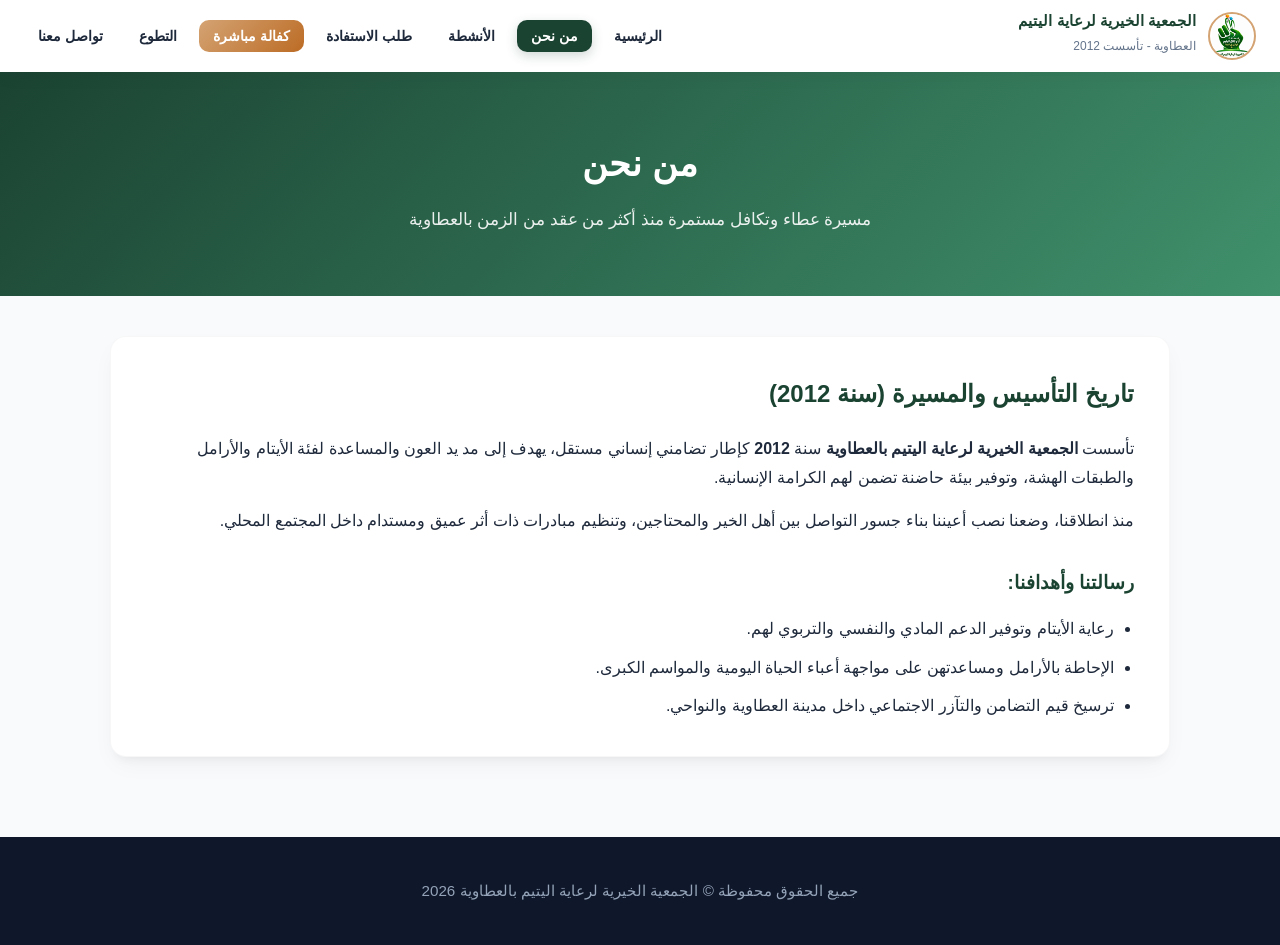
<file: about.html>
<!DOCTYPE html>
<html lang="ar" dir="rtl">
<head>
    <meta charset="UTF-8">
    <meta name="viewport" content="width=device-width, initial-scale=1.0">
    <title>من نحن - الجمعية الخيرية لرعاية اليتيم بالعطاوية</title>
    <link rel="stylesheet" href="style.css">
</head>
<body>
    <header>
        <div class="nav-container">
            <a href="index.html" class="logo-area">
                <img src="yatim.png" alt="شعار الجمعية" class="logo-img">
                <div class="logo-text">
                    <h2>الجمعية الخيرية لرعاية اليتيم</h2>
                    <span>العطاوية - تأسست 2012</span>
                </div>
            </a>
            <button class="menu-toggle" id="menuToggle" aria-label="القائمة"><span></span><span></span><span></span></button>
            <nav id="navMenu">
                <ul>
                    <li><a href="index.html">الرئيسية</a></li>
                    <li><a href="about.html" class="active">من نحن</a></li>
                    <li><a href="activities.html">الأنشطة</a></li>
                    <li><a href="benefit.html">طلب الاستفادة</a></li>
                    <li><a href="sponsorship.html" class="nav-cta">كفالة مباشرة</a></li>
                    <li><a href="volunteer.html">التطوع</a></li>
                    <li><a href="contact.html">تواصل معنا</a></li>
                </ul>
            </nav>
        </div>
    </header>

    <div class="page-header">
        <h1>من نحن</h1>
        <p>مسيرة عطاء وتكافل مستمرة منذ أكثر من عقد من الزمن بالعطاوية</p>
    </div>

    <div class="wrapper">
        <div class="card-box">
            <h2 style="color: var(--primary); margin-bottom: 20px;">تاريخ التأسيس والمسيرة (سنة 2012)</h2>
            <p style="margin-bottom: 15px;">تأسست <strong>الجمعية الخيرية لرعاية اليتيم بالعطاوية</strong> سنة <strong>2012</strong> كإطار تضامني إنساني مستقل، يهدف إلى مد يد العون والمساعدة لفئة الأيتام والأرامل والطبقات الهشة، وتوفير بيئة حاضنة تضمن لهم الكرامة الإنسانية.</p>
            <p style="margin-bottom: 15px;">منذ انطلاقنا، وضعنا نصب أعيننا بناء جسور التواصل بين أهل الخير والمحتاجين، وتنظيم مبادرات ذات أثر عميق ومستدام داخل المجتمع المحلي.</p>
            <h3 style="color: var(--primary); margin: 30px 0 15px 0;">رسالتنا وأهدافنا:</h3>
            <ul style="list-style-type: disc; padding-right: 20px; color: var(--text-dark); display: flex; flex-direction: column; gap: 10px;">
                <li>رعاية الأيتام وتوفير الدعم المادي والنفسي والتربوي لهم.</li>
                <li>الإحاطة بالأرامل ومساعدتهن على مواجهة أعباء الحياة اليومية والمواسم الكبرى.</li>
                <li>ترسيخ قيم التضامن والتآزر الاجتماعي داخل مدينة العطاوية والنواحي.</li>
            </ul>
        </div>
    </div>

    <footer><p>جميع الحقوق محفوظة © الجمعية الخيرية لرعاية اليتيم بالعطاوية 2026</p></footer>
    <script>
        const m = document.getElementById('menuToggle'), n = document.getElementById('navMenu');
        m.addEventListener('click', () => n.classList.toggle('active'));
        document.querySelectorAll('nav ul li a').forEach(l => l.addEventListener('click', () => n.classList.remove('active')));
    </script>
</body>
</html>
</file>
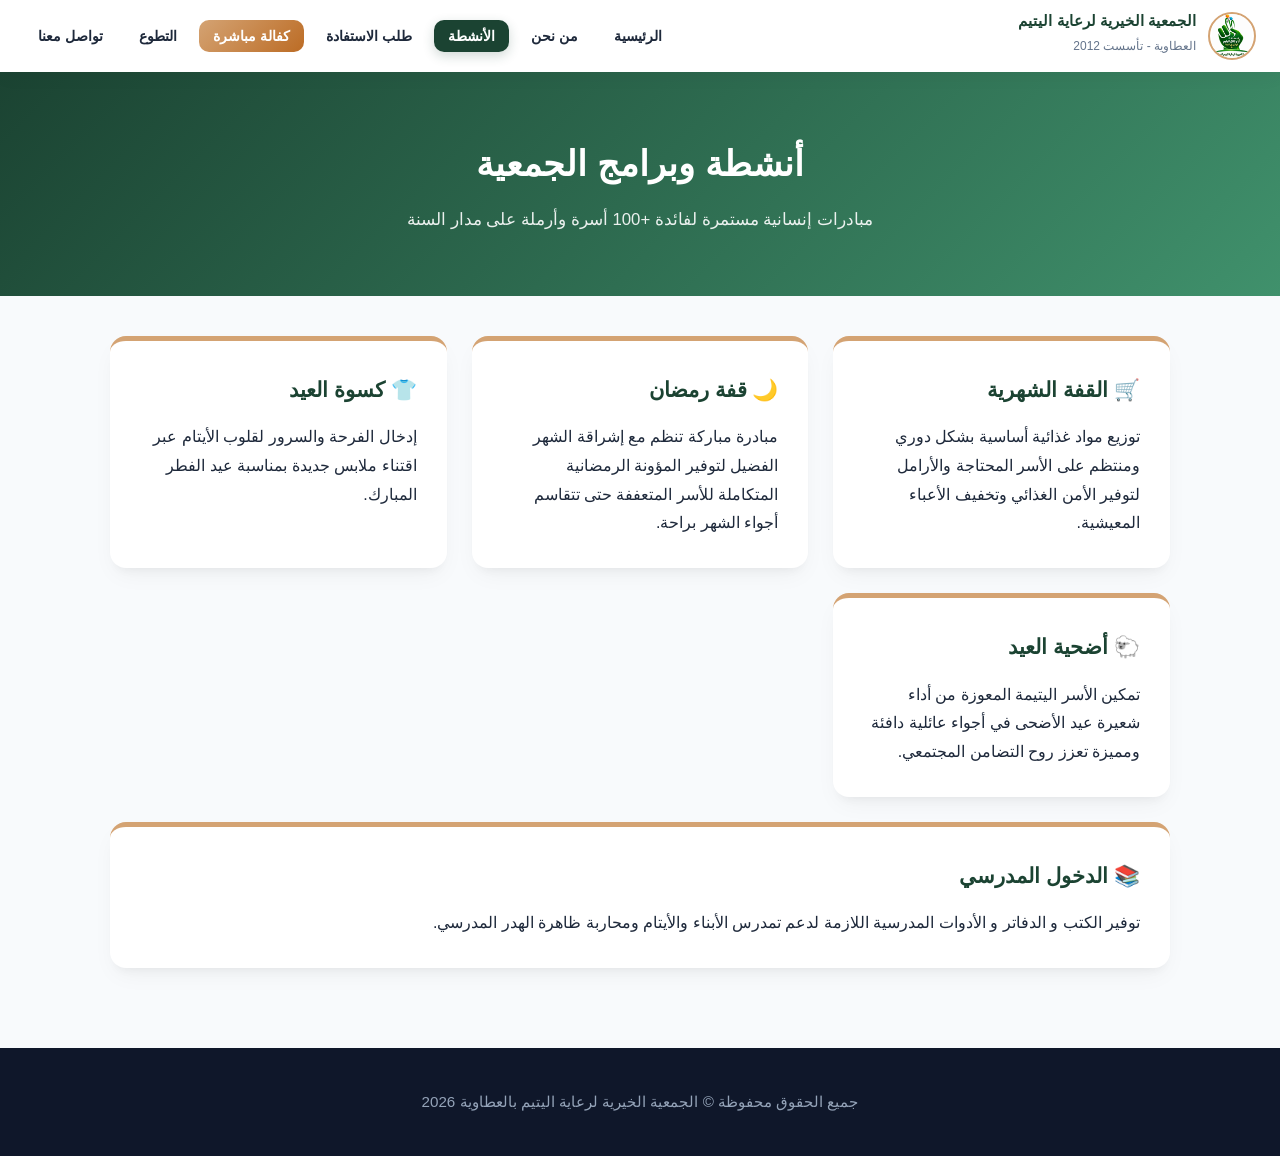
<file: activities.html>
<!DOCTYPE html>
<html lang="ar" dir="rtl">
<head>
    <meta charset="UTF-8">
    <meta name="viewport" content="width=device-width, initial-scale=1.0">
    <title>أنشطة الجمعية - الجمعية الخيرية لرعاية اليتيم بالعطاوية</title>
    <link rel="stylesheet" href="style.css">
    <style>
        .activities-grid { display: grid; grid-template-columns: repeat(auto-fit, minmax(300px, 1fr)); gap: 25px; }
        .activity-card { background: var(--card-bg); border-radius: var(--radius); padding: 30px; box-shadow: var(--shadow); border-top: 5px solid var(--accent); transition: var(--transition); }
        .activity-card:hover { transform: translateY(-5px); }
        .activity-card h3 { color: var(--primary); margin-bottom: 15px; font-size: 1.3rem; }
    </style>
</head>
<body>
    <header>
        <div class="nav-container">
            <a href="index.html" class="logo-area">
                <img src="yatim.png" alt="شعار الجمعية" class="logo-img">
                <div class="logo-text">
                    <h2>الجمعية الخيرية لرعاية اليتيم</h2>
                    <span>العطاوية - تأسست 2012</span>
                </div>
            </a>
            <button class="menu-toggle" id="menuToggle" aria-label="القائمة"><span></span><span></span><span></span></button>
            <nav id="navMenu">
                <ul>
                    <li><a href="index.html">الرئيسية</a></li>
                    <li><a href="about.html">من نحن</a></li>
                    <li><a href="activities.html" class="active">الأنشطة</a></li>
                    <li><a href="benefit.html">طلب الاستفادة</a></li>
                    <li><a href="sponsorship.html" class="nav-cta">كفالة مباشرة</a></li>
                    <li><a href="volunteer.html">التطوع</a></li>
                    <li><a href="contact.html">تواصل معنا</a></li>
                </ul>
            </nav>
        </div>
    </header>

    <div class="page-header">
        <h1>أنشطة وبرامج الجمعية</h1>
        <p>مبادرات إنسانية مستمرة لفائدة +100 أسرة وأرملة على مدار السنة</p>
    </div>

    <div class="wrapper">
        <div class="activities-grid">
            <div class="activity-card">
                <h3>🛒 القفة الشهرية</h3>
                <p>توزيع مواد غذائية أساسية بشكل دوري ومنتظم على الأسر المحتاجة والأرامل لتوفير الأمن الغذائي وتخفيف الأعباء المعيشية.</p>
            </div>
            <div class="activity-card">
                <h3>🌙 قفة رمضان</h3>
                <p>مبادرة مباركة تنظم مع إشراقة الشهر الفضيل لتوفير المؤونة الرمضانية المتكاملة للأسر المتعففة حتى تتقاسم أجواء الشهر براحة.</p>
            </div>
            <div class="activity-card">
                <h3>👕 كسوة العيد</h3>
                <p>إدخال الفرحة والسرور لقلوب الأيتام عبر اقتناء ملابس جديدة بمناسبة عيد الفطر المبارك.</p>
            </div>
            <div class="activity-card">
                <h3>🐑 أضحية العيد</h3>
                <p>تمكين الأسر اليتيمة المعوزة من أداء شعيرة عيد الأضحى في أجواء عائلية دافئة ومميزة تعزز روح التضامن المجتمعي.</p>
            </div>
            <div class="activity-card" style="grid-column: 1 / -1;">
                <h3>📚 الدخول المدرسي</h3>
                <p>توفير الكتب و الدفاتر و الأدوات المدرسية اللازمة لدعم تمدرس الأبناء والأيتام ومحاربة ظاهرة الهدر المدرسي.</p>
            </div>
        </div>
    </div>

    <footer><p>جميع الحقوق محفوظة © الجمعية الخيرية لرعاية اليتيم بالعطاوية 2026</p></footer>
    <script>
        const m = document.getElementById('menuToggle'), n = document.getElementById('navMenu');
        m.addEventListener('click', () => n.classList.toggle('active'));
        document.querySelectorAll('nav ul li a').forEach(l => l.addEventListener('click', () => n.classList.remove('active')));
    </script>
</body>
</html>
</file>
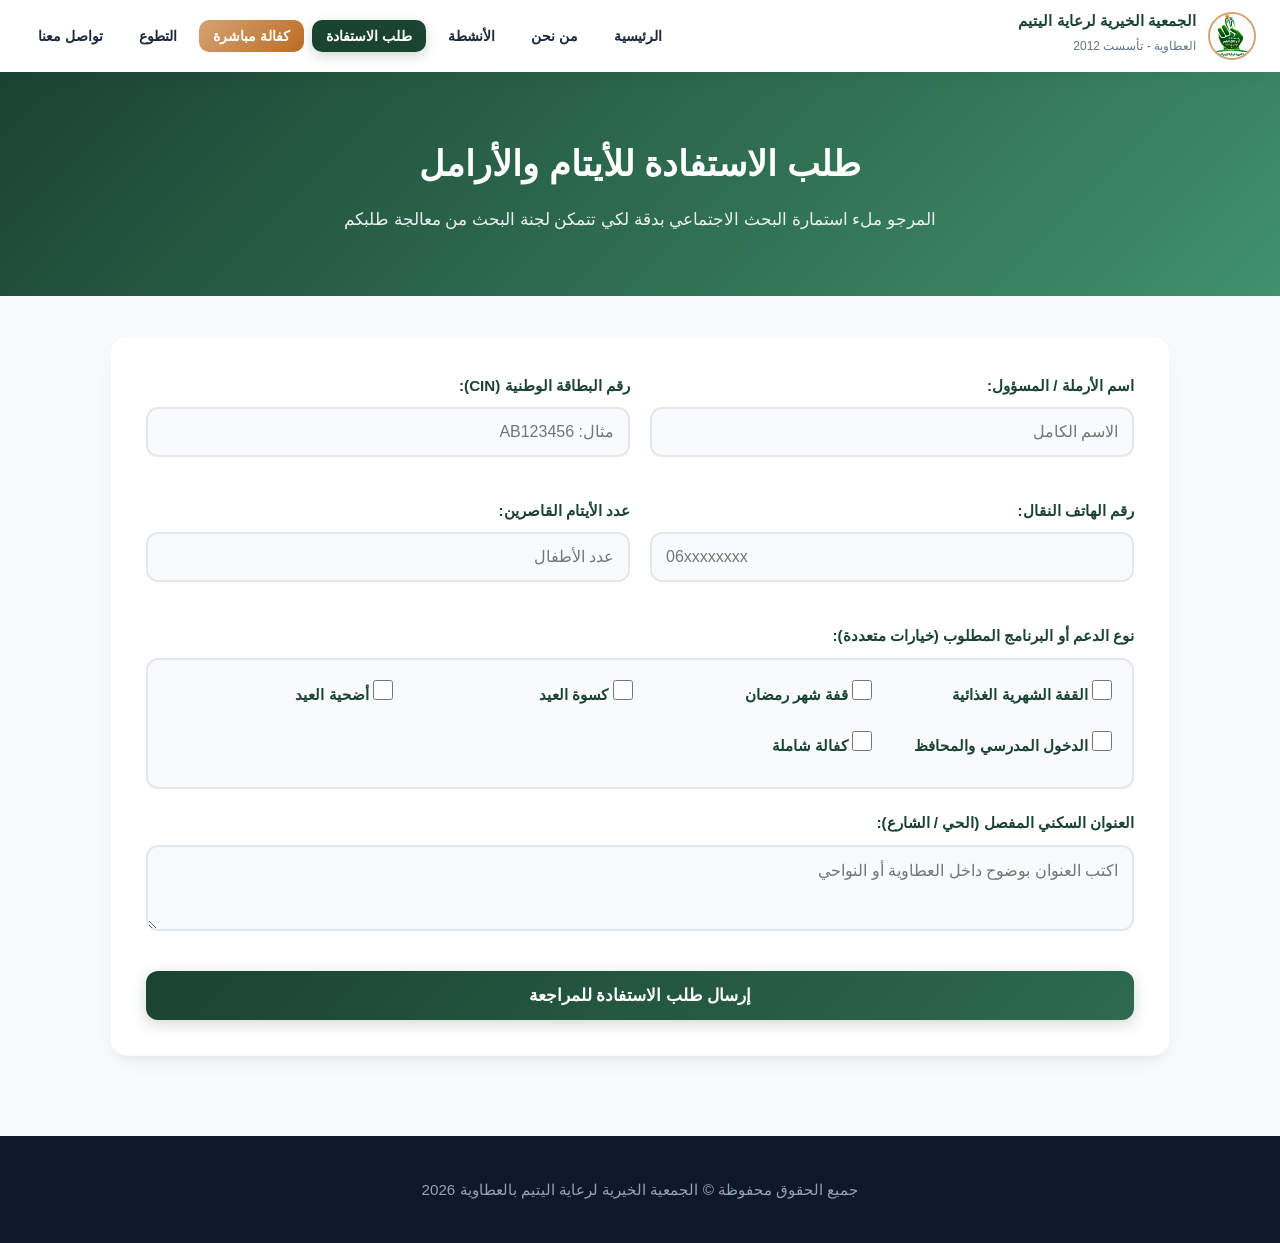
<file: benefit.html>
<!DOCTYPE html>
<html lang="ar" dir="rtl">
<head>
    <meta charset="UTF-8">
    <meta name="viewport" content="width=device-width, initial-scale=1.0">
    <title>طلب الاستفادة - الجمعية الخيرية لرعاية اليتيم بالعطاوية</title>
    <link rel="stylesheet" href="style.css">
</head>
<body>
    <header>
        <div class="nav-container">
            <a href="index.html" class="logo-area">
                <img src="yatim.png" alt="شعار الجمعية" class="logo-img">
                <div class="logo-text">
                    <h2>الجمعية الخيرية لرعاية اليتيم</h2>
                    <span>العطاوية - تأسست 2012</span>
                </div>
            </a>
            <button class="menu-toggle" id="menuToggle" aria-label="القائمة"><span></span><span></span><span></span></button>
            <nav id="navMenu">
                <ul>
                    <li><a href="index.html">الرئيسية</a></li>
                    <li><a href="about.html">من نحن</a></li>
                    <li><a href="activities.html">الأنشطة</a></li>
                    <li><a href="benefit.html" class="active">طلب الاستفادة</a></li>
                    <li><a href="sponsorship.html" class="nav-cta">كفالة مباشرة</a></li>
                    <li><a href="volunteer.html">التطوع</a></li>
                    <li><a href="contact.html">تواصل معنا</a></li>
                </ul>
            </nav>
        </div>
    </header>

    <div class="page-header">
        <h1>طلب الاستفادة للأيتام والأرامل</h1>
        <p>المرجو ملء استمارة البحث الاجتماعي بدقة لكي تتمكن لجنة البحث من معالجة طلبكم</p>
    </div>

    <div class="wrapper">
        <div class="card-box">
            <form action="#" method="POST">
                <div class="form-grid">
                    <div class="form-group">
                        <label>اسم الأرملة / المسؤول:</label>
                        <input type="text" required placeholder="الاسم الكامل">
                    </div>
                    <div class="form-group">
                        <label>رقم البطاقة الوطنية (CIN):</label>
                        <input type="text" required placeholder="مثال: AB123456">
                    </div>
                </div>

                <div class="form-grid">
                    <div class="form-group">
                        <label>رقم الهاتف النقال:</label>
                        <input type="tel" required placeholder="06xxxxxxxx">
                    </div>
                    <div class="form-group">
                        <label>عدد الأيتام القاصرين:</label>
                        <input type="number" min="1" required placeholder="عدد الأطفال">
                    </div>
                </div>

                <div class="form-group">
                    <label>نوع الدعم أو البرنامج المطلوب (خيارات متعددة):</label>
                    <div class="checkbox-group">
                        <label class="checkbox-item"><input type="checkbox" name="support" value="القفة الشهرية"> القفة الشهرية الغذائية</label>
                        <label class="checkbox-item"><input type="checkbox" name="support" value="قفة رمضان"> قفة شهر رمضان</label>
                        <label class="checkbox-item"><input type="checkbox" name="support" value="كسوة العيد"> كسوة العيد</label>
                        <label class="checkbox-item"><input type="checkbox" name="support" value="أضحية العيد"> أضحية العيد</label>
                        <label class="checkbox-item"><input type="checkbox" name="support" value="الدخول المدرسي"> الدخول المدرسي والمحافظ</label>
                        <label class="checkbox-item"><input type="checkbox" name="support" value="كفالة شاملة"> كفالة شاملة</label>
                    </div>
                </div>

                <div class="form-group">
                    <label>العنوان السكني المفصل (الحي / الشارع):</label>
                    <textarea rows="3" required placeholder="اكتب العنوان بوضوح داخل العطاوية أو النواحي"></textarea>
                </div>

                <button type="submit" class="btn-primary" style="margin-top: 10px;">إرسال طلب الاستفادة للمراجعة</button>
            </form>
        </div>
    </div>

    <footer><p>جميع الحقوق محفوظة © الجمعية الخيرية لرعاية اليتيم بالعطاوية 2026</p></footer>
    <script>
        const m = document.getElementById('menuToggle'), n = document.getElementById('navMenu');
        m.addEventListener('click', () => n.classList.toggle('active'));
        document.querySelectorAll('nav ul li a').forEach(l => l.addEventListener('click', () => n.classList.remove('active')));
    </script>
</body>
</html>
</file>
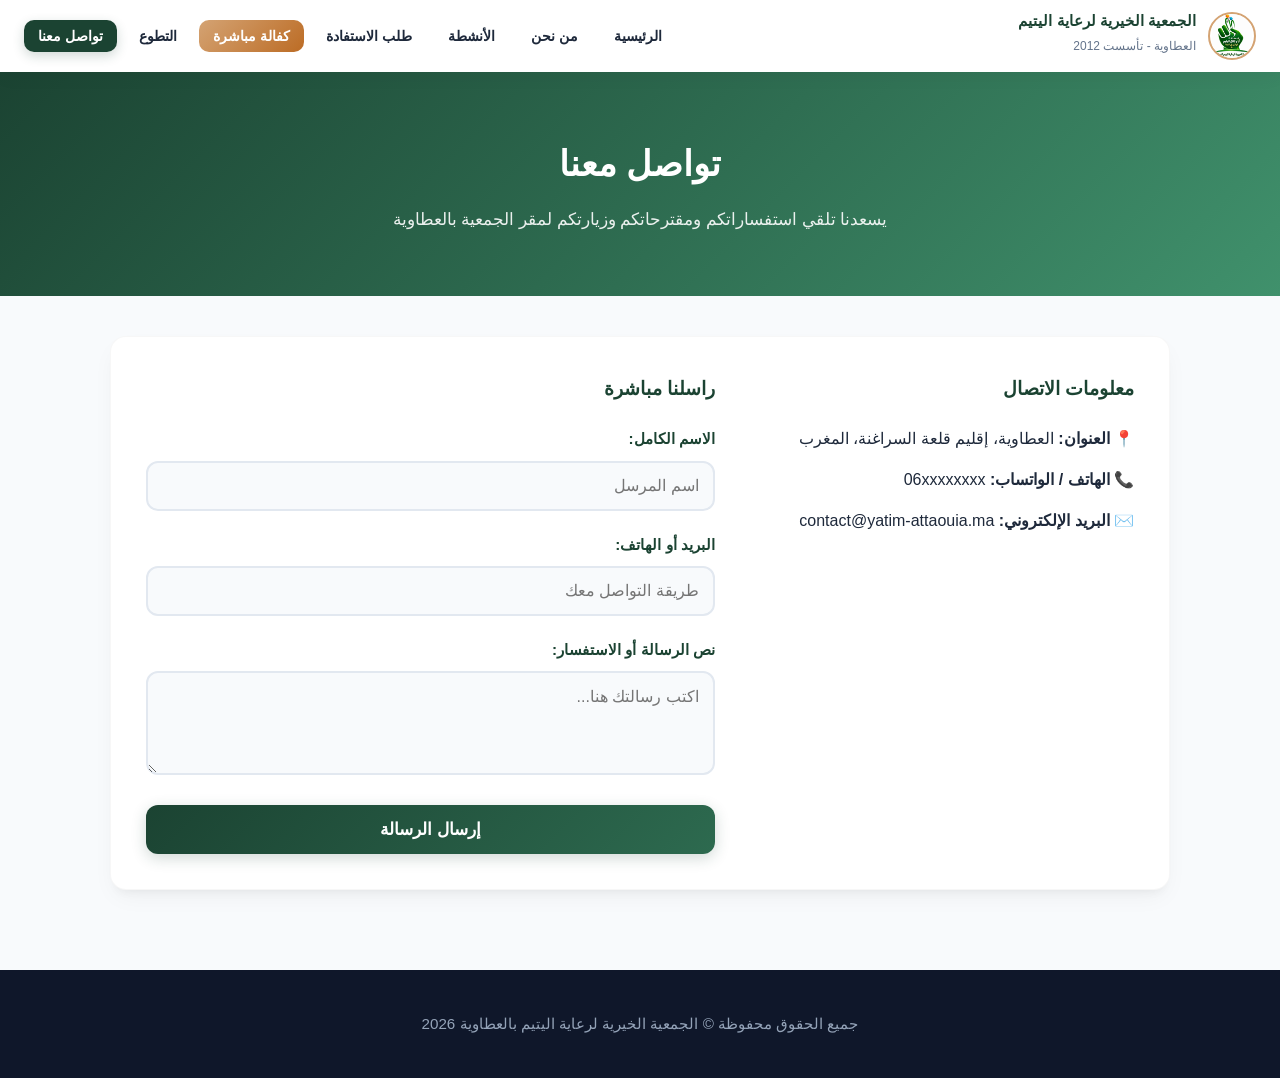
<file: contact.html>
<!DOCTYPE html>
<html lang="ar" dir="rtl">
<head>
    <meta charset="UTF-8">
    <meta name="viewport" content="width=device-width, initial-scale=1.0">
    <title>تواصل معنا - الجمعية الخيرية لرعاية اليتيم بالعطاوية</title>
    <link rel="stylesheet" href="style.css">
</head>
<body>
    <header>
        <div class="nav-container">
            <a href="index.html" class="logo-area">
                <img src="yatim.png" alt="شعار الجمعية" class="logo-img">
                <div class="logo-text">
                    <h2>الجمعية الخيرية لرعاية اليتيم</h2>
                    <span>العطاوية - تأسست 2012</span>
                </div>
            </a>
            <button class="menu-toggle" id="menuToggle" aria-label="القائمة"><span></span><span></span><span></span></button>
            <nav id="navMenu">
                <ul>
                    <li><a href="index.html">الرئيسية</a></li>
                    <li><a href="about.html">من نحن</a></li>
                    <li><a href="activities.html">الأنشطة</a></li>
                    <li><a href="benefit.html">طلب الاستفادة</a></li>
                    <li><a href="sponsorship.html" class="nav-cta">كفالة مباشرة</a></li>
                    <li><a href="volunteer.html">التطوع</a></li>
                    <li><a href="contact.html" class="active">تواصل معنا</a></li>
                </ul>
            </nav>
        </div>
    </header>

    <div class="page-header">
        <h1>تواصل معنا</h1>
        <p>يسعدنا تلقي استفساراتكم ومقترحاتكم وزيارتكم لمقر الجمعية بالعطاوية</p>
    </div>

    <div class="wrapper">
        <div class="card-box" style="display: grid; grid-template-columns: 1fr 1.5fr; gap: 40px; align-items: start;">
            <div>
                <h3 style="color: var(--primary); margin-bottom: 20px;">معلومات الاتصال</h3>
                <p style="margin-bottom: 12px;">📍 <strong>العنوان:</strong> العطاوية، إقليم قلعة السراغنة، المغرب</p>
                <p style="margin-bottom: 12px;">📞 <strong>الهاتف / الواتساب:</strong> 06xxxxxxxx</p>
                <p style="margin-bottom: 12px;">✉️ <strong>البريد الإلكتروني:</strong> contact@yatim-attaouia.ma</p>
            </div>
            
            <div>
                <h3 style="color: var(--primary); margin-bottom: 20px;">راسلنا مباشرة</h3>
                <form action="#" method="POST">
                    <div class="form-group">
                        <label>الاسم الكامل:</label>
                        <input type="text" required placeholder="اسم المرسل">
                    </div>
                    <div class="form-group">
                        <label>البريد أو الهاتف:</label>
                        <input type="text" required placeholder="طريقة التواصل معك">
                    </div>
                    <div class="form-group">
                        <label>نص الرسالة أو الاستفسار:</label>
                        <textarea rows="4" required placeholder="اكتب رسالتك هنا..."></textarea>
                    </div>
                    <button type="submit" class="btn-primary">إرسال الرسالة</button>
                </form>
            </div>
        </div>
    </div>

    <footer><p>جميع الحقوق محفوظة © الجمعية الخيرية لرعاية اليتيم بالعطاوية 2026</p></footer>
    <script>
        const m = document.getElementById('menuToggle'), n = document.getElementById('navMenu');
        m.addEventListener('click', () => n.classList.toggle('active'));
        document.querySelectorAll('nav ul li a').forEach(l => l.addEventListener('click', () => n.classList.remove('active')));
    </script>
</body>
</html>
</file>
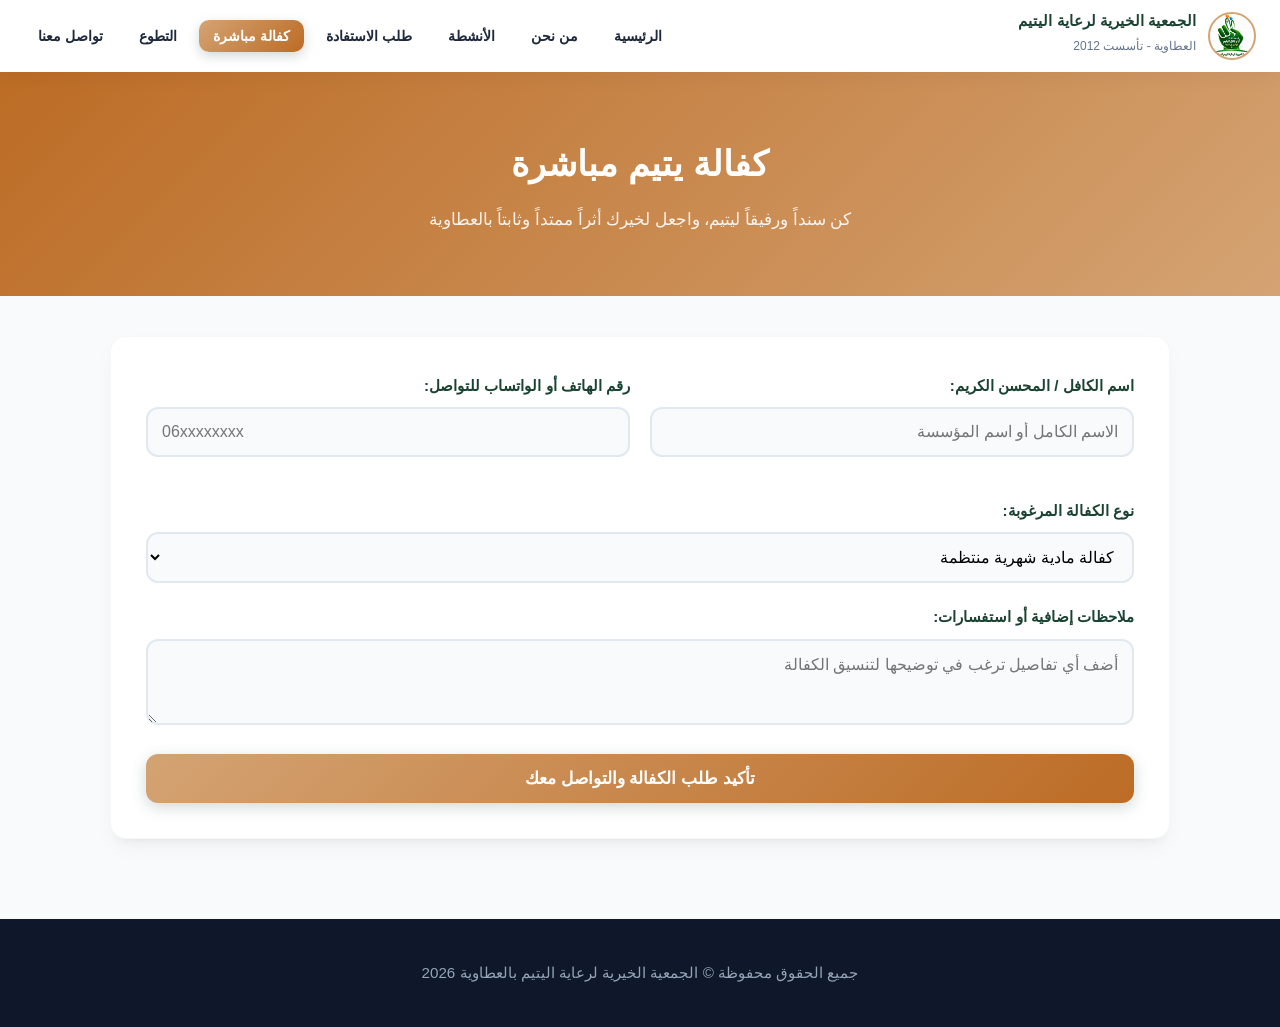
<file: sponsorship.html>
<!DOCTYPE html>
<html lang="ar" dir="rtl">
<head>
    <meta charset="UTF-8">
    <meta name="viewport" content="width=device-width, initial-scale=1.0">
    <title>كفالة مباشرة - الجمعية الخيرية لرعاية اليتيم بالعطاوية</title>
    <link rel="stylesheet" href="style.css">
</head>
<body>
    <header>
        <div class="nav-container">
            <a href="index.html" class="logo-area">
                <img src="yatim.png" alt="شعار الجمعية" class="logo-img">
                <div class="logo-text">
                    <h2>الجمعية الخيرية لرعاية اليتيم</h2>
                    <span>العطاوية - تأسست 2012</span>
                </div>
            </a>
            <button class="menu-toggle" id="menuToggle" aria-label="القائمة"><span></span><span></span><span></span></button>
            <nav id="navMenu">
                <ul>
                    <li><a href="index.html">الرئيسية</a></li>
                    <li><a href="about.html">من نحن</a></li>
                    <li><a href="activities.html">الأنشطة</a></li>
                    <li><a href="benefit.html">طلب الاستفادة</a></li>
                    <li><a href="sponsorship.html" class="nav-cta active">كفالة مباشرة</a></li>
                    <li><a href="volunteer.html">التطوع</a></li>
                    <li><a href="contact.html">تواصل معنا</a></li>
                </ul>
            </nav>
        </div>
    </header>

    <div class="page-header" style="background: linear-gradient(135deg, #bc6c25, #d4a373);">
        <h1>كفالة يتيم مباشرة</h1>
        <p>كن سنداً ورفيقاً ليتيم، واجعل لخيرك أثراً ممتداً وثابتاً بالعطاوية</p>
    </div>

    <div class="wrapper">
        <div class="card-box">
            <form action="#" method="POST">
                <div class="form-grid">
                    <div class="form-group">
                        <label>اسم الكافل / المحسن الكريم:</label>
                        <input type="text" required placeholder="الاسم الكامل أو اسم المؤسسة">
                    </div>
                    <div class="form-group">
                        <label>رقم الهاتف أو الواتساب للتواصل:</label>
                        <input type="tel" required placeholder="06xxxxxxxx">
                    </div>
                </div>

                <div class="form-group">
                    <label>نوع الكفالة المرغوبة:</label>
                    <select>
                        <option>كفالة مادية شهرية منتظمة</option>
                        <option>كفالة تعليمية (تغطية الأدوات واللوازم)</option>
                        <option>كفالة موسمية (رمضان والعيدين)</option>
                    </select>
                </div>

                <div class="form-group">
                    <label>ملاحظات إضافية أو استفسارات:</label>
                    <textarea rows="3" placeholder="أضف أي تفاصيل ترغب في توضيحها لتنسيق الكفالة"></textarea>
                </div>

                <button type="submit" class="btn-primary" style="background: linear-gradient(135deg, var(--accent), var(--accent-hover));">تأكيد طلب الكفالة والتواصل معك</button>
            </form>
        </div>
    </div>

    <footer><p>جميع الحقوق محفوظة © الجمعية الخيرية لرعاية اليتيم بالعطاوية 2026</p></footer>
    <script>
        const m = document.getElementById('menuToggle'), n = document.getElementById('navMenu');
        m.addEventListener('click', () => n.classList.toggle('active'));
        document.querySelectorAll('nav ul li a').forEach(l => l.addEventListener('click', () => n.classList.remove('active')));
    </script>
</body>
</html>
</file>
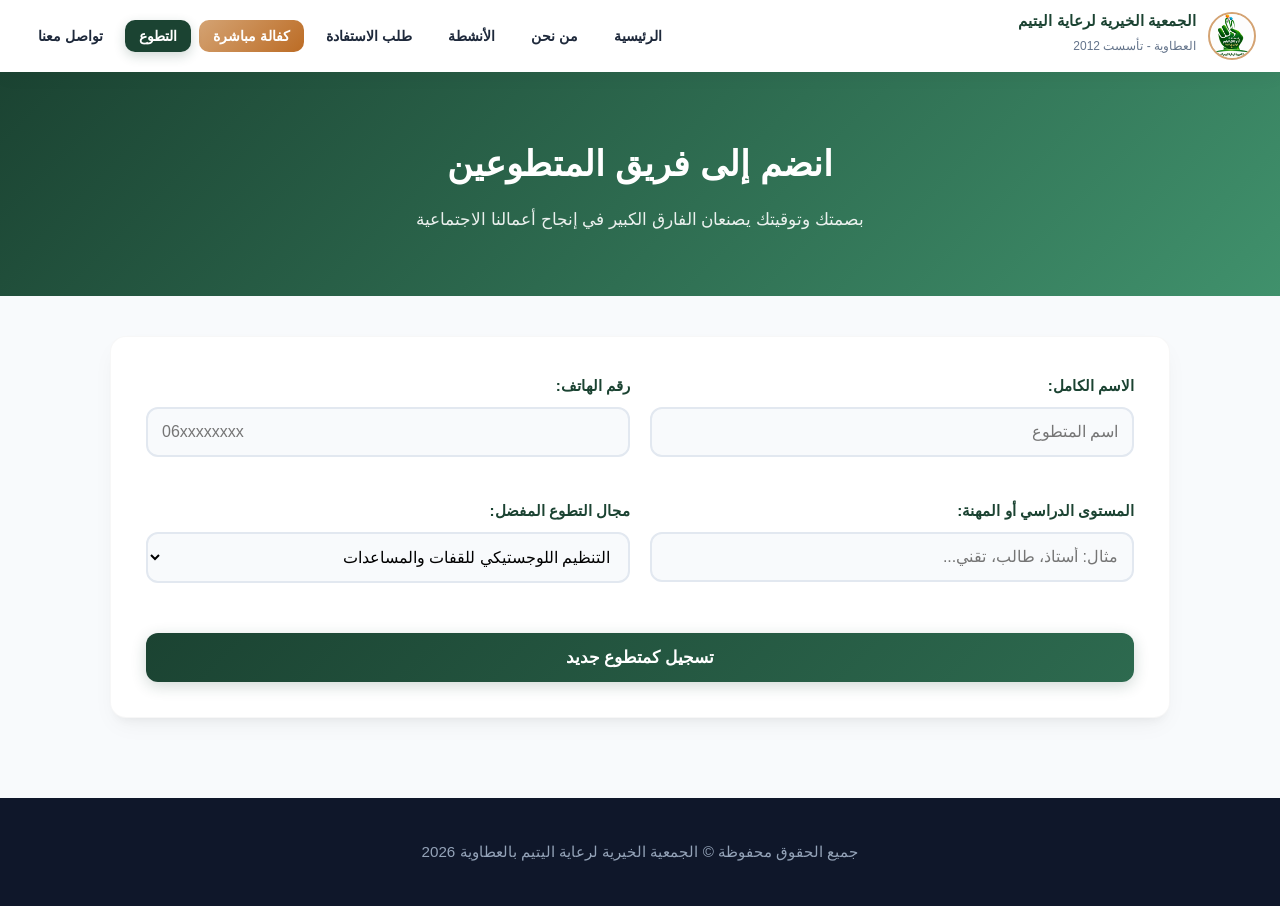
<file: volunteer.html>
<!DOCTYPE html>
<html lang="ar" dir="rtl">
<head>
    <meta charset="UTF-8">
    <meta name="viewport" content="width=device-width, initial-scale=1.0">
    <title>طلب التطوع - الجمعية الخيرية لرعاية اليتيم بالعطاوية</title>
    <link rel="stylesheet" href="style.css">
</head>
<body>
    <header>
        <div class="nav-container">
            <a href="index.html" class="logo-area">
                <img src="yatim.png" alt="شعار الجمعية" class="logo-img">
                <div class="logo-text">
                    <h2>الجمعية الخيرية لرعاية اليتيم</h2>
                    <span>العطاوية - تأسست 2012</span>
                </div>
            </a>
            <button class="menu-toggle" id="menuToggle" aria-label="القائمة"><span></span><span></span><span></span></button>
            <nav id="navMenu">
                <ul>
                    <li><a href="index.html">الرئيسية</a></li>
                    <li><a href="about.html">من نحن</a></li>
                    <li><a href="activities.html">الأنشطة</a></li>
                    <li><a href="benefit.html">طلب الاستفادة</a></li>
                    <li><a href="sponsorship.html" class="nav-cta">كفالة مباشرة</a></li>
                    <li><a href="volunteer.html" class="active">التطوع</a></li>
                    <li><a href="contact.html">تواصل معنا</a></li>
                </ul>
            </nav>
        </div>
    </header>

    <div class="page-header">
        <h1>انضم إلى فريق المتطوعين</h1>
        <p>بصمتك وتوقيتك يصنعان الفارق الكبير في إنجاح أعمالنا الاجتماعية</p>
    </div>

    <div class="wrapper">
        <div class="card-box">
            <form action="#" method="POST">
                <div class="form-grid">
                    <div class="form-group">
                        <label>الاسم الكامل:</label>
                        <input type="text" required placeholder="اسم المتطوع">
                    </div>
                    <div class="form-group">
                        <label>رقم الهاتف:</label>
                        <input type="tel" required placeholder="06xxxxxxxx">
                    </div>
                </div>

                <div class="form-grid">
                    <div class="form-group">
                        <label>المستوى الدراسي أو المهنة:</label>
                        <input type="text" placeholder="مثال: أستاذ، طالب، تقني...">
                    </div>
                    <div class="form-group">
                        <label>مجال التطوع المفضل:</label>
                        <select>
                            <option>التنظيم اللوجستيكي للقفات والمساعدات</option>
                            <option>الدعم التربوي وتدريس الأيتام</option>
                            <option>التواصل والتصوير وصناعة المحتوى</option>
                            <option>البحث الاجتماعي ومتابعة الحالات</option>
                        </select>
                    </div>
                </div>

                <button type="submit" class="btn-primary" style="margin-top: 10px;">تسجيل كمتطوع جديد</button>
            </form>
        </div>
    </div>

    <footer><p>جميع الحقوق محفوظة © الجمعية الخيرية لرعاية اليتيم بالعطاوية 2026</p></footer>
    <script>
        const m = document.getElementById('menuToggle'), n = document.getElementById('navMenu');
        m.addEventListener('click', () => n.classList.toggle('active'));
        document.querySelectorAll('nav ul li a').forEach(l => l.addEventListener('click', () => n.classList.remove('active')));
    </script>
</body>
</html>
</file>
<file: style.css>
:root {
    --primary: #1b4332;
    --primary-light: #2d6a4f;
    --accent: #d4a373;
    --accent-hover: #bc6c25;
    --bg-main: #f8fafc;
    --card-bg: #ffffff;
    --text-dark: #1e293b;
    --text-muted: #64748b;
    --shadow: 0 10px 25px -5px rgba(0, 0, 0, 0.05), 0 8px 10px -6px rgba(0, 0, 0, 0.05);
    --radius: 16px;
    --transition: all 0.3s cubic-bezier(0.4, 0, 0.2, 1);
}

* {
    margin: 0;
    padding: 0;
    box-sizing: border-box;
    font-family: 'Cairo', 'Segoe UI', Tahoma, sans-serif;
}

body {
    direction: rtl;
    text-align: right;
    background-color: var(--bg-main);
    color: var(--text-dark);
    line-height: 1.8;
}

/* شريط التنقل العلوي */
header {
    background: rgba(255, 255, 255, 0.95);
    backdrop-filter: blur(10px);
    box-shadow: 0 4px 20px rgba(0,0,0,0.04);
    position: sticky;
    top: 0;
    z-index: 1000;
}

.nav-container {
    max-width: 1280px;
    margin: 0 auto;
    display: flex;
    justify-content: space-between;
    align-items: center;
    padding: 12px 24px;
}

.logo-area {
    display: flex;
    align-items: center;
    gap: 12px;
    text-decoration: none;
}

.logo-img {
    width: 48px;
    height: 48px;
    object-fit: contain;
    border-radius: 50%;
    border: 2px solid var(--accent);
}

.logo-text h2 {
    font-size: 0.95rem;
    color: var(--primary);
    font-weight: 800;
    line-height: 1.2;
}

.logo-text span {
    font-size: 0.75rem;
    color: var(--text-muted);
}

nav ul {
    list-style: none;
    display: flex;
    gap: 8px;
    align-items: center;
}

nav ul li a {
    text-decoration: none;
    color: var(--text-dark);
    font-weight: 600;
    padding: 8px 14px;
    border-radius: 10px;
    transition: var(--transition);
    font-size: 0.9rem;
    white-space: nowrap;
}

nav ul li a:hover, nav ul li a.active {
    background: var(--primary);
    color: #ffffff;
    box-shadow: 0 4px 12px rgba(27, 67, 50, 0.2);
}

.nav-cta {
    background: linear-gradient(135deg, var(--accent), var(--accent-hover)) !important;
    color: #ffffff !important;
}

.menu-toggle {
    display: none;
    flex-direction: column;
    justify-content: space-between;
    width: 30px;
    height: 21px;
    background: transparent;
    border: none;
    cursor: pointer;
    z-index: 1100;
}

.menu-toggle span {
    display: block;
    width: 100%;
    height: 3px;
    background: var(--primary);
    border-radius: 3px;
    transition: var(--transition);
}

/* ترويسة الصفحات مع تدرجات لونية راقية */
.page-header {
    background: linear-gradient(135deg, #1b4332 0%, #2d6a4f 50%, #40916c 100%);
    color: #ffffff;
    text-align: center;
    padding: 60px 20px;
    margin-bottom: 40px;
    position: relative;
    overflow: hidden;
}

.page-header h1 {
    font-size: 2.2rem;
    margin-bottom: 10px;
    font-weight: 800;
}

.page-header p {
    font-size: 1.05rem;
    opacity: 0.9;
}

.wrapper {
    max-width: 1100px;
    margin: 0 auto 60px auto;
    padding: 0 20px;
}

.card-box {
    background: var(--card-bg);
    border-radius: var(--radius);
    padding: 35px;
    box-shadow: var(--shadow);
    margin-bottom: 30px;
    border: 1px solid rgba(0,0,0,0.03);
}

/* النماذج والتصميم التفاعلي */
.form-grid {
    display: grid;
    grid-template-columns: repeat(auto-fit, minmax(280px, 1fr));
    gap: 20px;
    margin-bottom: 20px;
}

.form-group {
    margin-bottom: 20px;
}

.form-group label {
    display: block;
    margin-bottom: 8px;
    font-weight: 700;
    color: var(--primary);
    font-size: 0.95rem;
}

.form-group input, 
.form-group select, 
.form-group textarea {
    width: 100%;
    padding: 14px;
    border: 2px solid #e2e8f0;
    border-radius: 12px;
    font-size: 1rem;
    transition: var(--transition);
    background: #f8fafc;
}

.form-group input:focus, 
.form-group select:focus, 
.form-group textarea:focus {
    border-color: var(--primary);
    background: #ffffff;
    outline: none;
    box-shadow: 0 0 0 4px rgba(27, 67, 50, 0.1);
}

.checkbox-group {
    display: grid;
    grid-template-columns: repeat(auto-fit, minmax(220px, 1fr));
    gap: 15px;
    background: #f8fafc;
    padding: 20px;
    border: 2px solid #e2e8f0;
    border-radius: 12px;
}

.checkbox-item {
    display: flex;
    align-items: center;
    gap: 10px;
    cursor: pointer;
    font-weight: 600;
    font-size: 0.95rem;
}

.checkbox-item input {
    width: 20px;
    height: 20px;
    accent-color: var(--primary);
    cursor: pointer;
}

.btn-primary {
    background: linear-gradient(135deg, var(--primary), var(--primary-light));
    color: #ffffff;
    padding: 14px 28px;
    border: none;
    border-radius: 12px;
    font-size: 1.05rem;
    font-weight: bold;
    cursor: pointer;
    transition: var(--transition);
    display: inline-block;
    text-align: center;
    width: 100%;
    box-shadow: 0 4px 15px rgba(27, 67, 50, 0.2);
}

.btn-primary:hover {
    transform: translateY(-2px);
    box-shadow: 0 6px 20px rgba(27, 67, 50, 0.3);
}

footer {
    background: #0f172a;
    color: #94a3b8;
    padding: 40px 20px;
    text-align: center;
    margin-top: 80px;
}

footer p {
    font-size: 0.95rem;
}

@media (max-width: 900px) {
    .menu-toggle {
        display: flex;
    }

    nav {
        position: fixed;
        top: 0;
        right: -100%;
        width: 80%;
        height: 100vh;
        background: #ffffff;
        box-shadow: -10px 0 30px rgba(0,0,0,0.1);
        transition: var(--transition);
        display: flex;
        flex-direction: column;
        justify-content: center;
        padding: 40px 25px;
    }

    nav.active {
        right: 0;
    }

    nav ul {
        flex-direction: column;
        width: 100%;
        gap: 15px;
        align-items: stretch;
    }

    nav ul li a {
        display: block;
        text-align: center;
        padding: 14px;
        font-size: 1.1rem;
        background: #f8fafc;
    }

    nav ul li a.active, nav ul li a:hover {
        background: var(--primary);
        color: #ffffff;
    }

    .card-box[style*="grid-template-columns"] {
        grid-template-columns: 1fr !important;
        gap: 20px !important;
    }
}
</file>
